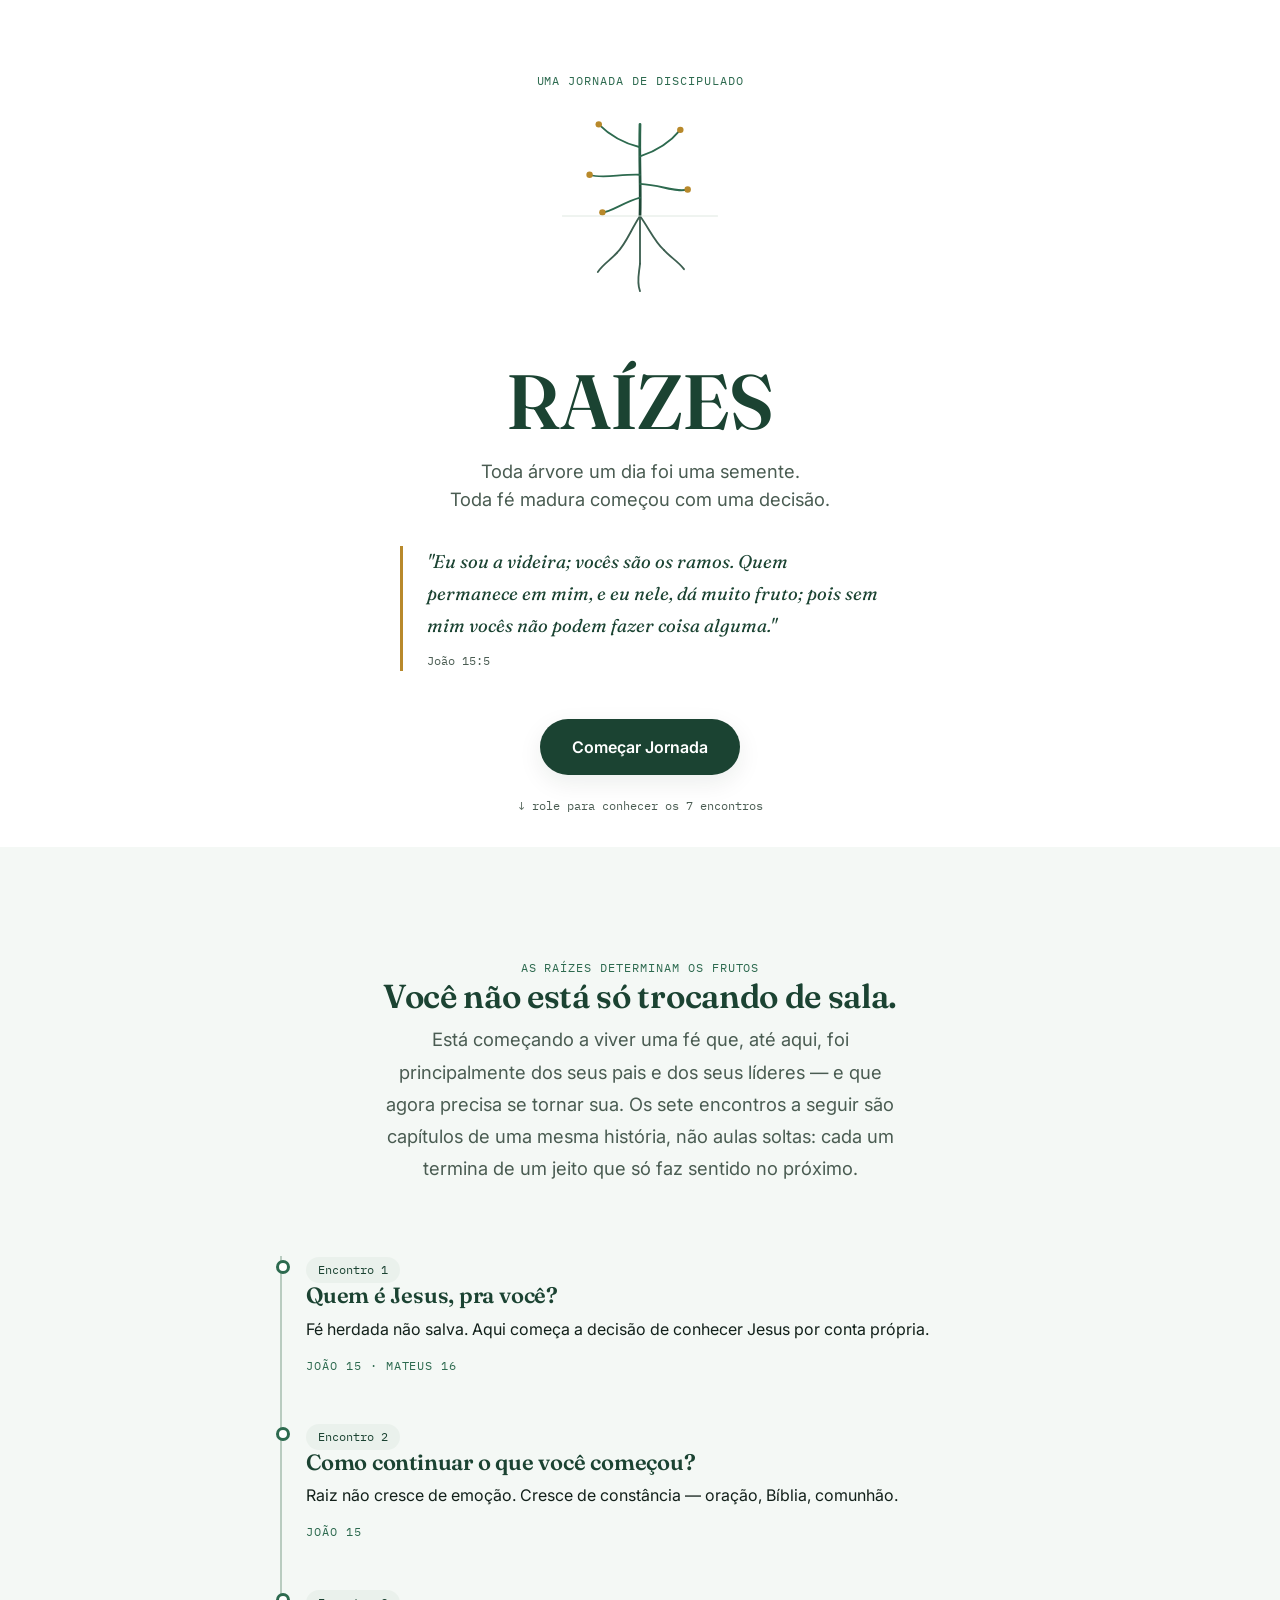
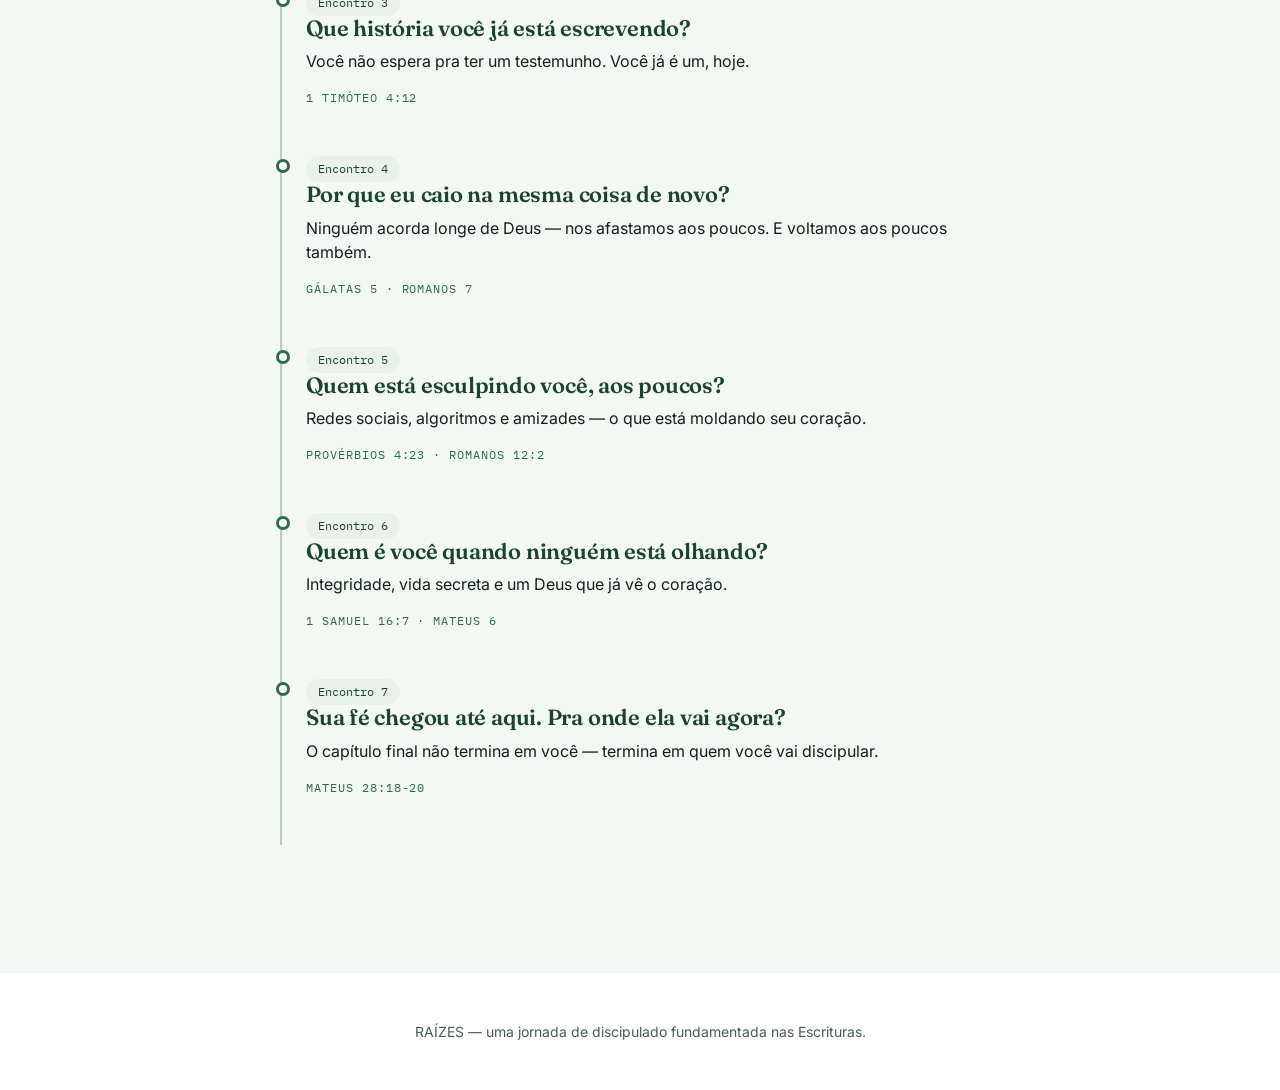
<file: index.html>
<!DOCTYPE html>
<html lang="pt-BR">
<head>
<meta charset="UTF-8">
<meta name="viewport" content="width=device-width, initial-scale=1.0">
<title>RAÍZES — Uma jornada para construir uma fé que permanece</title>
<meta name="description" content="RAÍZES é uma jornada de discipulado para adolescentes, baseada em João 15, para construir uma fé que permanece antes das grandes decisões da adolescência.">
<link rel="preconnect" href="https://fonts.googleapis.com">
<link href="https://fonts.googleapis.com/css2?family=Fraunces:opsz,wght@9..144,400;9..144,600;9..144,700&family=Inter:wght@400;500;600;700&family=IBM+Plex+Mono:wght@400;500&display=swap" rel="stylesheet">
<link rel="stylesheet" href="assets/css/tokens.css">
<link rel="stylesheet" href="assets/css/base.css">
<link rel="stylesheet" href="assets/css/components.css">
<style>
  /* Estilos exclusivos da landing page */
  .hero {
    min-height: 92vh;
    display: flex; flex-direction: column; align-items: center; justify-content: center;
    text-align: center; padding: var(--space-8) var(--space-5);
    position: relative;
  }
  .hero-illustration { width: 220px; margin: 0 auto var(--space-6); animation: rise 1.4s var(--ease-organic) both; }
  @keyframes rise { from { opacity: 0; transform: translateY(16px); } to { opacity: 1; transform: translateY(0); } }

  .hero .eyebrow { justify-content: center; margin-bottom: var(--space-4); }
  .hero h1 {
    font-size: var(--fs-display-xl);
    color: var(--color-root);
    margin-bottom: var(--space-3);
  }
  .hero .subtitle {
    font-size: var(--fs-body-l);
    color: var(--color-ink-soft);
    max-width: 560px;
    margin: 0 auto var(--space-6);
  }
  .hero .verse { text-align: left; max-width: 480px; margin: 0 auto var(--space-7); }

  .scroll-cue { position: absolute; bottom: var(--space-6); font-family: var(--font-mono); font-size: var(--fs-caption); color: var(--color-ink-soft); }

  section.jornada { padding: var(--space-9) 0; background: var(--color-surface); }
  section.jornada .container { max-width: var(--content-width); }
  section.jornada h2 { text-align: center; margin-bottom: var(--space-2); }
  section.jornada .lede { text-align: center; margin: 0 auto var(--space-8); max-width: 520px; }

  .timeline-item .base { display:block; margin-top: var(--space-2); }

  footer { text-align: center; padding: var(--space-7) var(--space-5); color: var(--color-ink-soft); font-size: var(--fs-small); }
</style>
</head>
<body>

  <main>
    <section class="hero">
      <span class="eyebrow">Uma jornada de discipulado</span>
      <div class="hero-illustration" id="heroSvg"></div>
      <h1>RAÍZES</h1>
      <p class="subtitle">Toda árvore um dia foi uma semente.<br>Toda fé madura começou com uma decisão.</p>
      <blockquote class="verse">
        "Eu sou a videira; vocês são os ramos. Quem permanece em mim, e eu nele, dá muito fruto; pois sem mim vocês não podem fazer coisa alguma."
        <cite>João 15:5</cite>
      </blockquote>
      <a href="encontro-01.html" class="btn btn-primary">Começar Jornada</a>
      <span class="scroll-cue">↓ role para conhecer os 7 encontros</span>
    </section>

    <section class="jornada">
      <div class="container">
        <span class="eyebrow" style="justify-content:center; display:flex;">As raízes determinam os frutos</span>
        <h2>Você não está só trocando de sala.</h2>
        <p class="lede">Está começando a viver uma fé que, até aqui, foi principalmente dos seus pais e dos seus líderes — e que agora precisa se tornar sua. Os sete encontros a seguir são capítulos de uma mesma história, não aulas soltas: cada um termina de um jeito que só faz sentido no próximo.</p>

        <ol class="timeline" id="timelineList" style="list-style:none; padding-left: var(--space-6);"></ol>
      </div>
    </section>
  </main>

  <footer>
    RAÍZES — uma jornada de discipulado fundamentada nas Escrituras.
  </footer>

  <script src="assets/js/encontros-data.js"></script>
  <script src="assets/js/progresso.js"></script>
  <script>
    // Carrega a ilustração SVG da videira no hero
    fetch("assets/svg/videira.svg")
      .then(r => r.text())
      .then(svg => { document.getElementById("heroSvg").innerHTML = svg; })
      .catch(() => {});

    // Monta a timeline a partir da fonte única de dados dos encontros
    const lista = document.getElementById("timelineList");
    lista.innerHTML = ENCONTROS.map(item => `
      <li class="timeline-item">
        <span class="badge">Encontro ${item.id}</span>
        <h3>${item.titulo}</h3>
        <p>${item.resumo}</p>
        <span class="base eyebrow">${item.base}</span>
      </li>
    `).join("");
  </script>
</body>
</html>
</file>
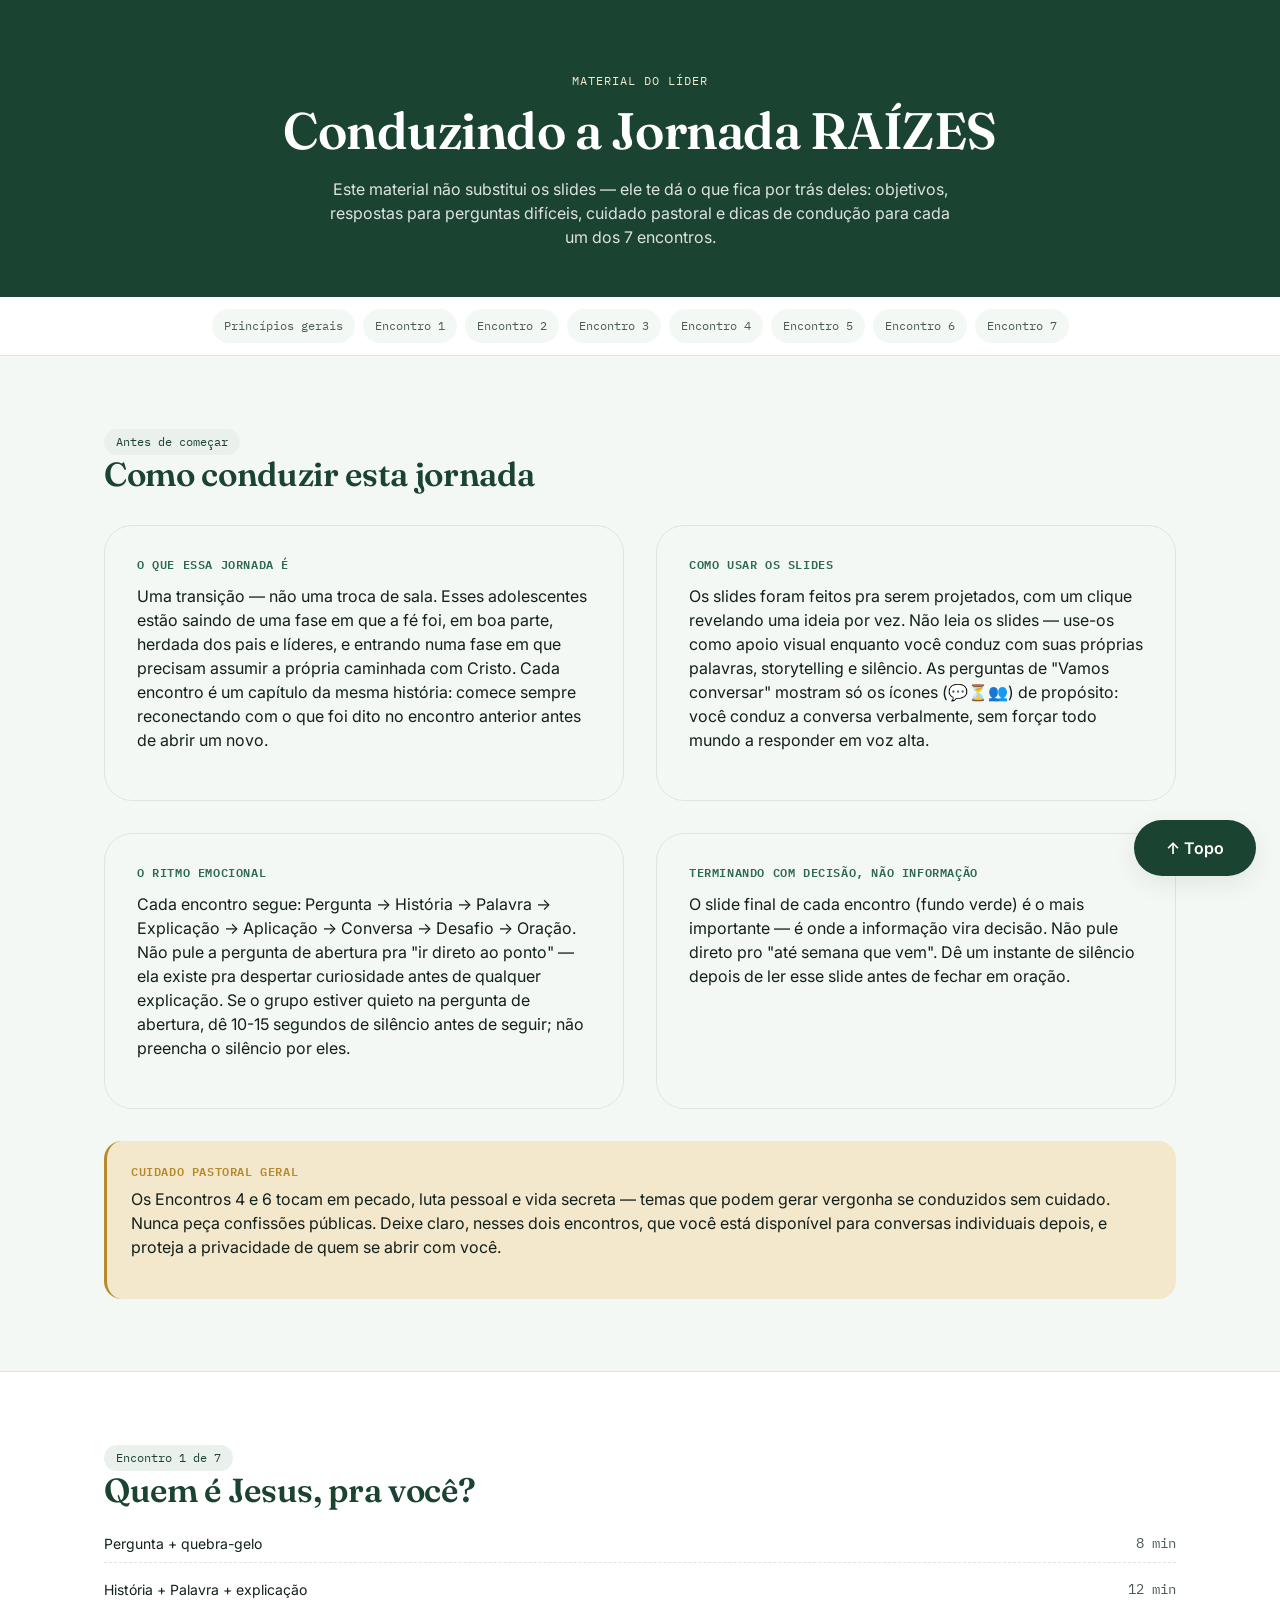
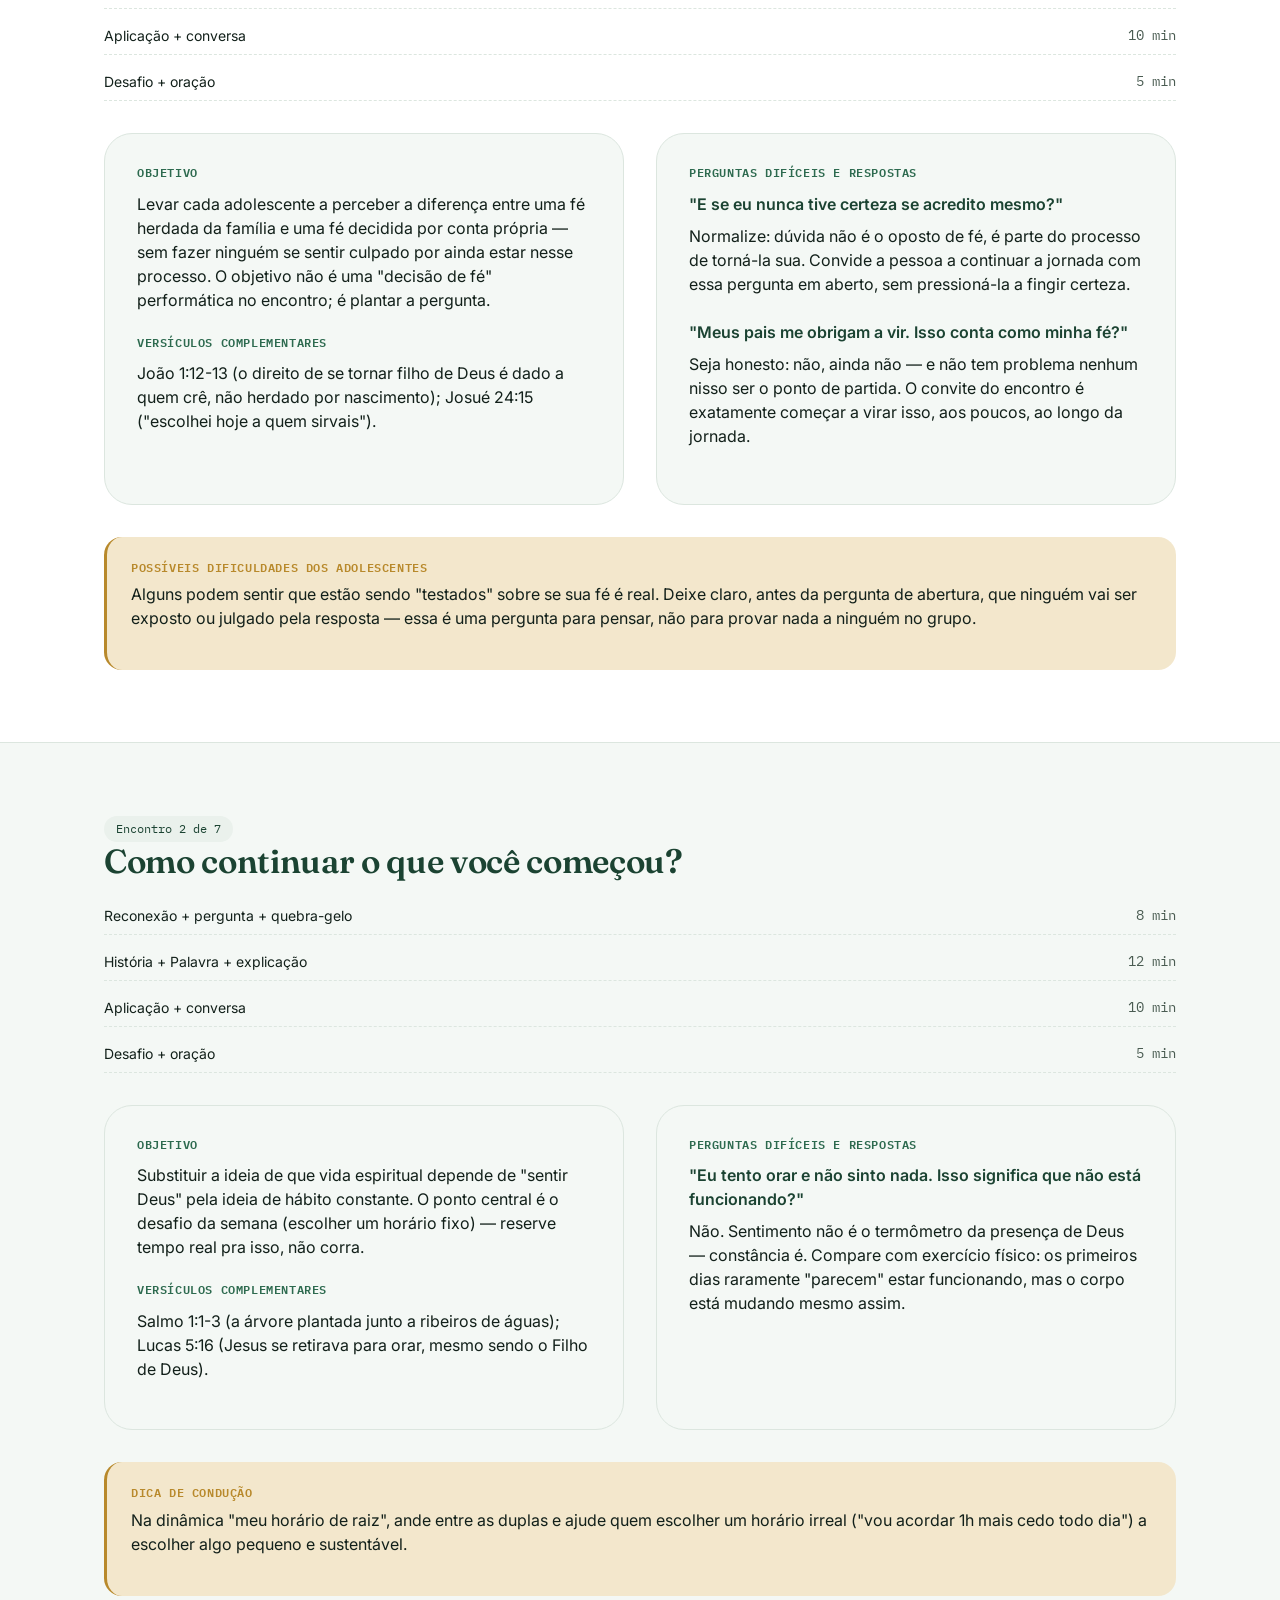
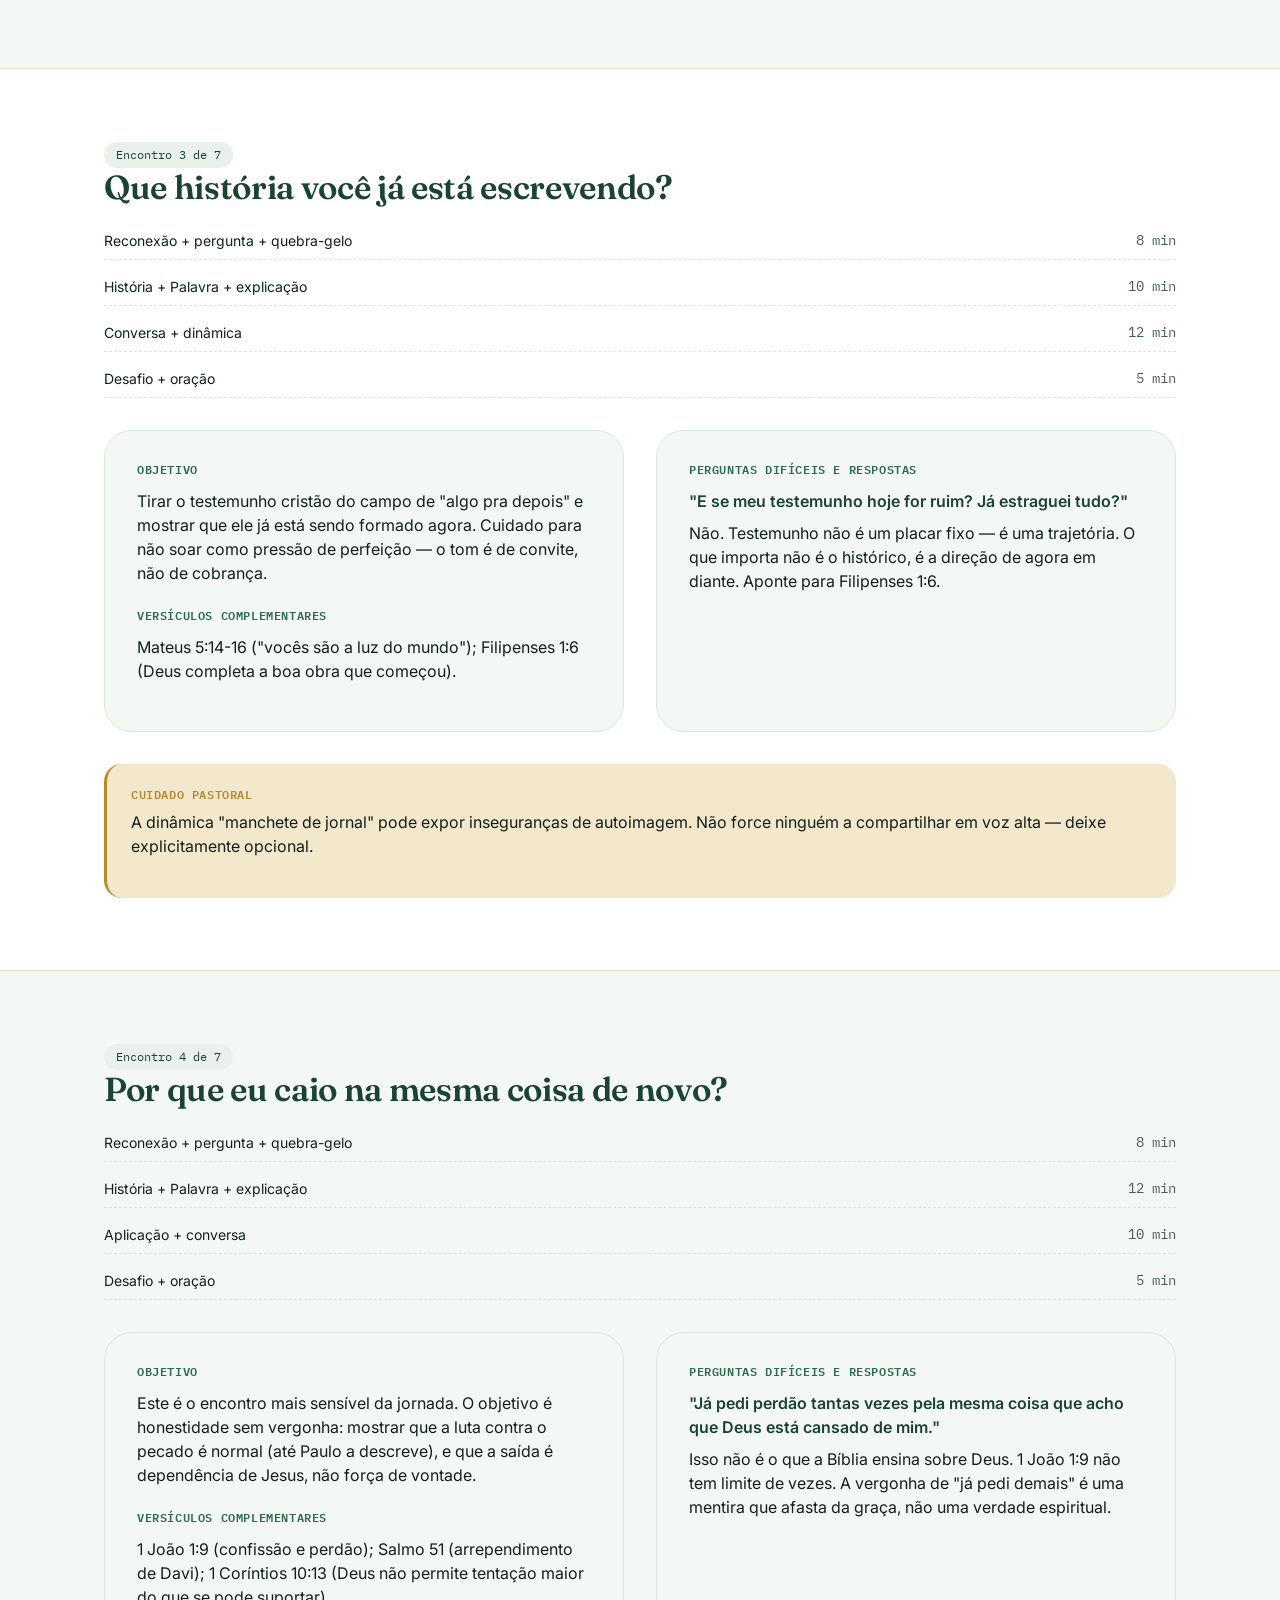
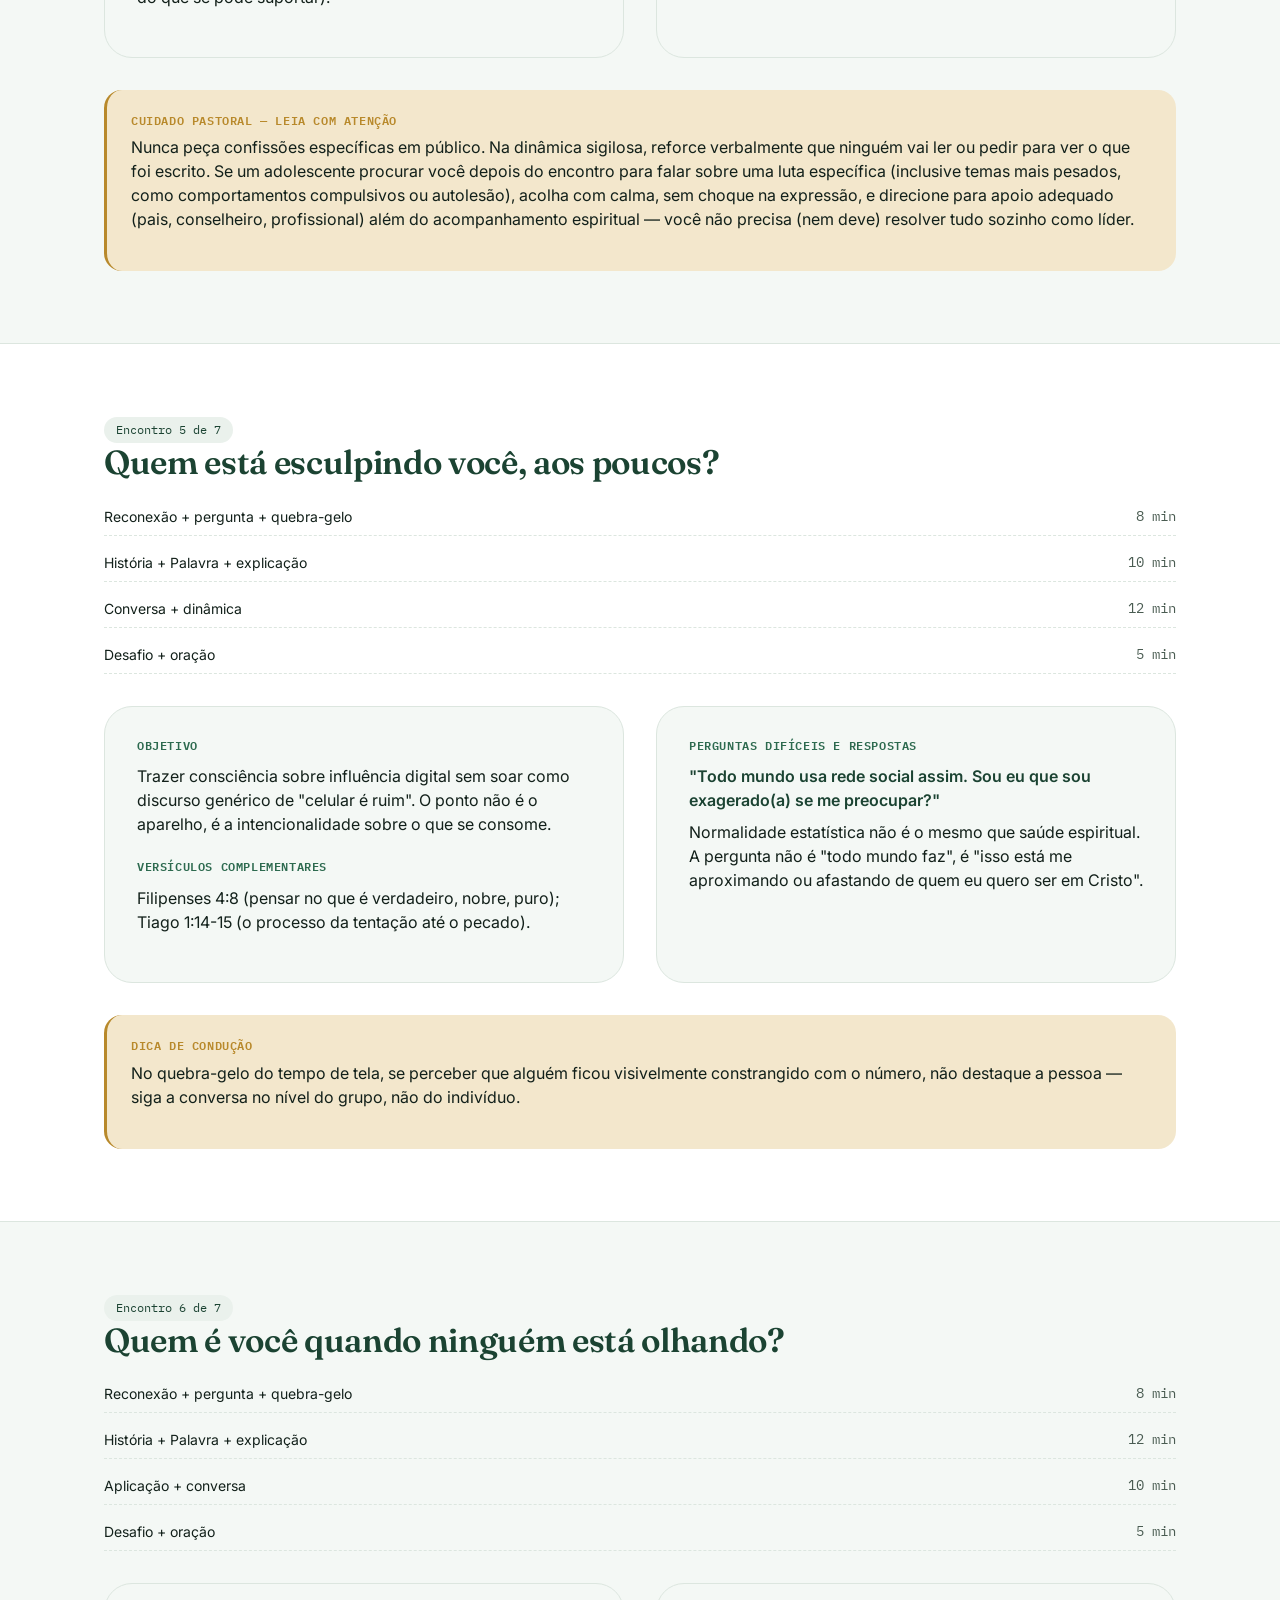
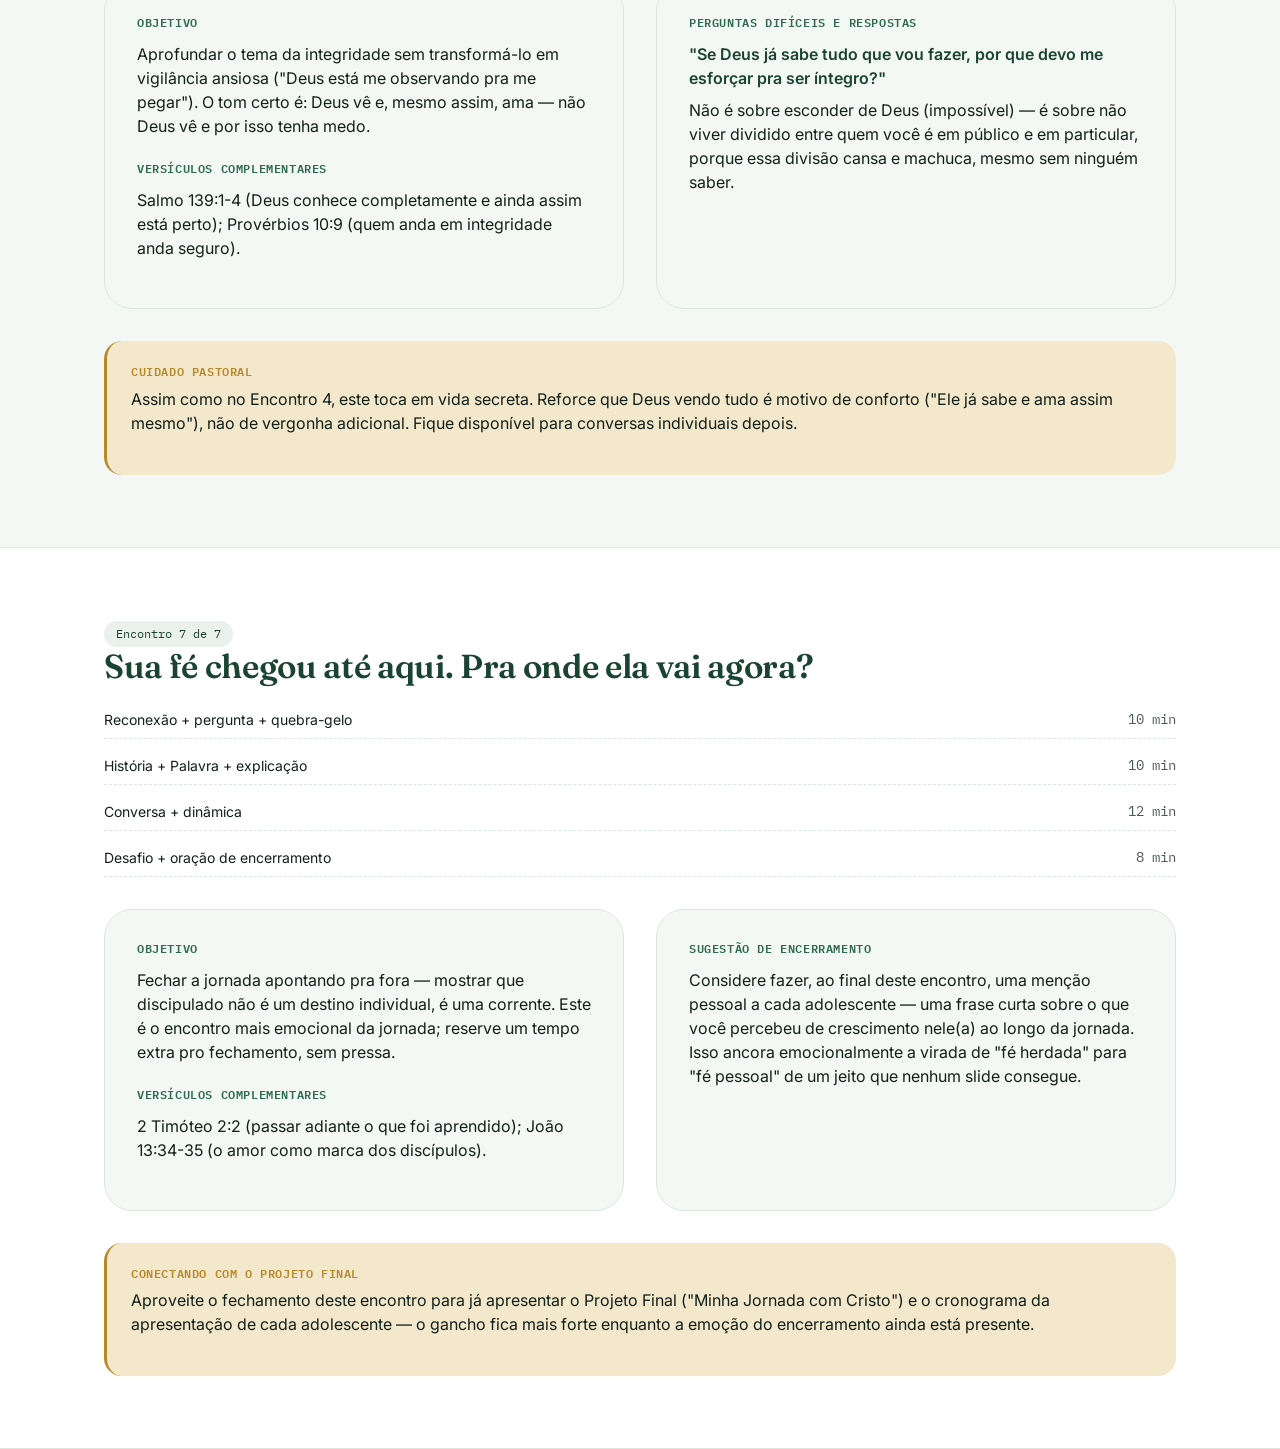
<file: leader.html>
<!DOCTYPE html>
<html lang="pt-BR">
<head>
<meta charset="UTF-8">
<meta name="viewport" content="width=device-width, initial-scale=1.0">
<title>Material do Líder — Jornada RAÍZES</title>
<link href="https://fonts.googleapis.com/css2?family=Fraunces:opsz,wght@9..144,400;9..144,600;9..144,700&family=Inter:wght@400;500;600;700&family=IBM+Plex+Mono:wght@400;500&display=swap" rel="stylesheet">
<link rel="stylesheet" href="assets/css/tokens.css">
<link rel="stylesheet" href="assets/css/base.css">
<link rel="stylesheet" href="assets/css/components.css">
<style>
  .leader-header {
    background: var(--color-root); color: #fff;
    padding: var(--space-8) var(--space-5) var(--space-7);
    text-align: center;
  }
  .leader-header .eyebrow { color: var(--color-gold-soft); justify-content: center; display: flex; }
  .leader-header h1 { color: #fff; margin-top: var(--space-3); }
  .leader-header p { color: rgba(255,255,255,0.85); max-width: 640px; margin: 0 auto; }

  .quicknav {
    position: sticky; top: 0; z-index: 10;
    background: rgba(255,255,255,0.94); backdrop-filter: blur(6px);
    border-bottom: 1px solid var(--color-line);
    padding: var(--space-3) var(--space-5);
    display: flex; gap: var(--space-2); flex-wrap: wrap; justify-content: center;
  }
  .quicknav a {
    font-family: var(--font-mono); font-size: var(--fs-caption);
    padding: var(--space-2) var(--space-3); border-radius: var(--radius-pill);
    background: var(--color-surface); color: var(--color-ink-soft);
  }
  .quicknav a:hover { background: var(--color-surface-2); color: var(--color-root); }

  .leader-section { padding: var(--space-8) 0; border-bottom: 1px solid var(--color-line); }
  .leader-section:nth-child(odd) { background: var(--color-surface); }
  .leader-section .container { max-width: var(--content-width-wide); }

  .leader-grid {
    display: grid; grid-template-columns: 1fr 1fr; gap: var(--space-6);
    margin-top: var(--space-6);
  }
  @media (max-width: 800px) { .leader-grid { grid-template-columns: 1fr; } }

  .leader-card h4 {
    font-family: var(--font-mono); text-transform: uppercase; letter-spacing: .05em;
    font-size: var(--fs-caption); color: var(--color-root-light); margin-bottom: var(--space-3);
  }
  .qa-item { margin-bottom: var(--space-5); }
  .qa-item .q { font-weight: 600; color: var(--color-root); margin-bottom: var(--space-2); }
  .qa-item .a { color: var(--color-ink); margin: 0; }

  .care-note {
    background: var(--color-gold-soft); border-left: 3px solid var(--color-gold);
    border-radius: var(--radius-m); padding: var(--space-5); margin-top: var(--space-6);
  }
  .care-note h4 { color: var(--color-gold); font-family: var(--font-mono); text-transform: uppercase; font-size: var(--fs-caption); margin-bottom: var(--space-2); letter-spacing: .05em; }

  .time-breakdown { list-style: none; padding: 0; margin: var(--space-4) 0 0; display: grid; gap: var(--space-2); }
  .time-breakdown li { display: flex; justify-content: space-between; font-size: var(--fs-small); padding: var(--space-2) 0; border-bottom: 1px dashed var(--color-line); }
  .time-breakdown li span:last-child { color: var(--color-ink-soft); font-family: var(--font-mono); }

  .back-to-top { position: fixed; bottom: var(--space-5); right: var(--space-5); }
</style>
</head>
<body>

  <header class="leader-header">
    <span class="eyebrow">Material do líder</span>
    <h1>Conduzindo a Jornada RAÍZES</h1>
    <p>Este material não substitui os slides — ele te dá o que fica por trás deles: objetivos, respostas para perguntas difíceis, cuidado pastoral e dicas de condução para cada um dos 7 encontros.</p>
  </header>

  <nav class="quicknav">
    <a href="#geral">Princípios gerais</a>
    <a href="#e1">Encontro 1</a>
    <a href="#e2">Encontro 2</a>
    <a href="#e3">Encontro 3</a>
    <a href="#e4">Encontro 4</a>
    <a href="#e5">Encontro 5</a>
    <a href="#e6">Encontro 6</a>
    <a href="#e7">Encontro 7</a>
  </nav>

  <main>

    <!-- ================= PRINCÍPIOS GERAIS ================= -->
    <section class="leader-section" id="geral">
      <div class="container">
        <span class="badge">Antes de começar</span>
        <h2>Como conduzir esta jornada</h2>
        <div class="leader-grid">
          <div class="leader-card card">
            <h4>O que essa jornada é</h4>
            <p>Uma transição — não uma troca de sala. Esses adolescentes estão saindo de uma fase em que a fé foi, em boa parte, herdada dos pais e líderes, e entrando numa fase em que precisam assumir a própria caminhada com Cristo. Cada encontro é um capítulo da mesma história: comece sempre reconectando com o que foi dito no encontro anterior antes de abrir um novo.</p>
          </div>
          <div class="leader-card card">
            <h4>Como usar os slides</h4>
            <p>Os slides foram feitos pra serem projetados, com um clique revelando uma ideia por vez. Não leia os slides — use-os como apoio visual enquanto você conduz com suas próprias palavras, storytelling e silêncio. As perguntas de "Vamos conversar" mostram só os ícones (💬⏳👥) de propósito: você conduz a conversa verbalmente, sem forçar todo mundo a responder em voz alta.</p>
          </div>
          <div class="leader-card card">
            <h4>O ritmo emocional</h4>
            <p>Cada encontro segue: Pergunta → História → Palavra → Explicação → Aplicação → Conversa → Desafio → Oração. Não pule a pergunta de abertura pra "ir direto ao ponto" — ela existe pra despertar curiosidade antes de qualquer explicação. Se o grupo estiver quieto na pergunta de abertura, dê 10-15 segundos de silêncio antes de seguir; não preencha o silêncio por eles.</p>
          </div>
          <div class="leader-card card">
            <h4>Terminando com decisão, não informação</h4>
            <p>O slide final de cada encontro (fundo verde) é o mais importante — é onde a informação vira decisão. Não pule direto pro "até semana que vem". Dê um instante de silêncio depois de ler esse slide antes de fechar em oração.</p>
          </div>
        </div>
        <div class="care-note">
          <h4>Cuidado pastoral geral</h4>
          <p>Os Encontros 4 e 6 tocam em pecado, luta pessoal e vida secreta — temas que podem gerar vergonha se conduzidos sem cuidado. Nunca peça confissões públicas. Deixe claro, nesses dois encontros, que você está disponível para conversas individuais depois, e proteja a privacidade de quem se abrir com você.</p>
        </div>
      </div>
    </section>

    <!-- ================= ENCONTRO 1 ================= -->
    <section class="leader-section" id="e1">
      <div class="container">
        <span class="badge">Encontro 1 de 7</span>
        <h2>Quem é Jesus, pra você?</h2>
        <ul class="time-breakdown">
          <li><span>Pergunta + quebra-gelo</span><span>8 min</span></li>
          <li><span>História + Palavra + explicação</span><span>12 min</span></li>
          <li><span>Aplicação + conversa</span><span>10 min</span></li>
          <li><span>Desafio + oração</span><span>5 min</span></li>
        </ul>
        <div class="leader-grid">
          <div class="leader-card card">
            <h4>Objetivo</h4>
            <p>Levar cada adolescente a perceber a diferença entre uma fé herdada da família e uma fé decidida por conta própria — sem fazer ninguém se sentir culpado por ainda estar nesse processo. O objetivo não é uma "decisão de fé" performática no encontro; é plantar a pergunta.</p>
            <h4 style="margin-top:var(--space-5)">Versículos complementares</h4>
            <p>João 1:12-13 (o direito de se tornar filho de Deus é dado a quem crê, não herdado por nascimento); Josué 24:15 ("escolhei hoje a quem sirvais").</p>
          </div>
          <div class="leader-card card">
            <h4>Perguntas difíceis e respostas</h4>
            <div class="qa-item">
              <p class="q">"E se eu nunca tive certeza se acredito mesmo?"</p>
              <p class="a">Normalize: dúvida não é o oposto de fé, é parte do processo de torná-la sua. Convide a pessoa a continuar a jornada com essa pergunta em aberto, sem pressioná-la a fingir certeza.</p>
            </div>
            <div class="qa-item">
              <p class="q">"Meus pais me obrigam a vir. Isso conta como minha fé?"</p>
              <p class="a">Seja honesto: não, ainda não — e não tem problema nenhum nisso ser o ponto de partida. O convite do encontro é exatamente começar a virar isso, aos poucos, ao longo da jornada.</p>
            </div>
          </div>
        </div>
        <div class="care-note">
          <h4>Possíveis dificuldades dos adolescentes</h4>
          <p>Alguns podem sentir que estão sendo "testados" sobre se sua fé é real. Deixe claro, antes da pergunta de abertura, que ninguém vai ser exposto ou julgado pela resposta — essa é uma pergunta para pensar, não para provar nada a ninguém no grupo.</p>
        </div>
      </div>
    </section>

    <!-- ================= ENCONTRO 2 ================= -->
    <section class="leader-section" id="e2">
      <div class="container">
        <span class="badge">Encontro 2 de 7</span>
        <h2>Como continuar o que você começou?</h2>
        <ul class="time-breakdown">
          <li><span>Reconexão + pergunta + quebra-gelo</span><span>8 min</span></li>
          <li><span>História + Palavra + explicação</span><span>12 min</span></li>
          <li><span>Aplicação + conversa</span><span>10 min</span></li>
          <li><span>Desafio + oração</span><span>5 min</span></li>
        </ul>
        <div class="leader-grid">
          <div class="leader-card card">
            <h4>Objetivo</h4>
            <p>Substituir a ideia de que vida espiritual depende de "sentir Deus" pela ideia de hábito constante. O ponto central é o desafio da semana (escolher um horário fixo) — reserve tempo real pra isso, não corra.</p>
            <h4 style="margin-top:var(--space-5)">Versículos complementares</h4>
            <p>Salmo 1:1-3 (a árvore plantada junto a ribeiros de águas); Lucas 5:16 (Jesus se retirava para orar, mesmo sendo o Filho de Deus).</p>
          </div>
          <div class="leader-card card">
            <h4>Perguntas difíceis e respostas</h4>
            <div class="qa-item">
              <p class="q">"Eu tento orar e não sinto nada. Isso significa que não está funcionando?"</p>
              <p class="a">Não. Sentimento não é o termômetro da presença de Deus — constância é. Compare com exercício físico: os primeiros dias raramente "parecem" estar funcionando, mas o corpo está mudando mesmo assim.</p>
            </div>
          </div>
        </div>
        <div class="care-note">
          <h4>Dica de condução</h4>
          <p>Na dinâmica "meu horário de raiz", ande entre as duplas e ajude quem escolher um horário irreal ("vou acordar 1h mais cedo todo dia") a escolher algo pequeno e sustentável.</p>
        </div>
      </div>
    </section>

    <!-- ================= ENCONTRO 3 ================= -->
    <section class="leader-section" id="e3">
      <div class="container">
        <span class="badge">Encontro 3 de 7</span>
        <h2>Que história você já está escrevendo?</h2>
        <ul class="time-breakdown">
          <li><span>Reconexão + pergunta + quebra-gelo</span><span>8 min</span></li>
          <li><span>História + Palavra + explicação</span><span>10 min</span></li>
          <li><span>Conversa + dinâmica</span><span>12 min</span></li>
          <li><span>Desafio + oração</span><span>5 min</span></li>
        </ul>
        <div class="leader-grid">
          <div class="leader-card card">
            <h4>Objetivo</h4>
            <p>Tirar o testemunho cristão do campo de "algo pra depois" e mostrar que ele já está sendo formado agora. Cuidado para não soar como pressão de perfeição — o tom é de convite, não de cobrança.</p>
            <h4 style="margin-top:var(--space-5)">Versículos complementares</h4>
            <p>Mateus 5:14-16 ("vocês são a luz do mundo"); Filipenses 1:6 (Deus completa a boa obra que começou).</p>
          </div>
          <div class="leader-card card">
            <h4>Perguntas difíceis e respostas</h4>
            <div class="qa-item">
              <p class="q">"E se meu testemunho hoje for ruim? Já estraguei tudo?"</p>
              <p class="a">Não. Testemunho não é um placar fixo — é uma trajetória. O que importa não é o histórico, é a direção de agora em diante. Aponte para Filipenses 1:6.</p>
            </div>
          </div>
        </div>
        <div class="care-note">
          <h4>Cuidado pastoral</h4>
          <p>A dinâmica "manchete de jornal" pode expor inseguranças de autoimagem. Não force ninguém a compartilhar em voz alta — deixe explicitamente opcional.</p>
        </div>
      </div>
    </section>

    <!-- ================= ENCONTRO 4 ================= -->
    <section class="leader-section" id="e4">
      <div class="container">
        <span class="badge">Encontro 4 de 7</span>
        <h2>Por que eu caio na mesma coisa de novo?</h2>
        <ul class="time-breakdown">
          <li><span>Reconexão + pergunta + quebra-gelo</span><span>8 min</span></li>
          <li><span>História + Palavra + explicação</span><span>12 min</span></li>
          <li><span>Aplicação + conversa</span><span>10 min</span></li>
          <li><span>Desafio + oração</span><span>5 min</span></li>
        </ul>
        <div class="leader-grid">
          <div class="leader-card card">
            <h4>Objetivo</h4>
            <p>Este é o encontro mais sensível da jornada. O objetivo é honestidade sem vergonha: mostrar que a luta contra o pecado é normal (até Paulo a descreve), e que a saída é dependência de Jesus, não força de vontade.</p>
            <h4 style="margin-top:var(--space-5)">Versículos complementares</h4>
            <p>1 João 1:9 (confissão e perdão); Salmo 51 (arrependimento de Davi); 1 Coríntios 10:13 (Deus não permite tentação maior do que se pode suportar).</p>
          </div>
          <div class="leader-card card">
            <h4>Perguntas difíceis e respostas</h4>
            <div class="qa-item">
              <p class="q">"Já pedi perdão tantas vezes pela mesma coisa que acho que Deus está cansado de mim."</p>
              <p class="a">Isso não é o que a Bíblia ensina sobre Deus. 1 João 1:9 não tem limite de vezes. A vergonha de "já pedi demais" é uma mentira que afasta da graça, não uma verdade espiritual.</p>
            </div>
          </div>
        </div>
        <div class="care-note">
          <h4>Cuidado pastoral — leia com atenção</h4>
          <p>Nunca peça confissões específicas em público. Na dinâmica sigilosa, reforce verbalmente que ninguém vai ler ou pedir para ver o que foi escrito. Se um adolescente procurar você depois do encontro para falar sobre uma luta específica (inclusive temas mais pesados, como comportamentos compulsivos ou autolesão), acolha com calma, sem choque na expressão, e direcione para apoio adequado (pais, conselheiro, profissional) além do acompanhamento espiritual — você não precisa (nem deve) resolver tudo sozinho como líder.</p>
        </div>
      </div>
    </section>

    <!-- ================= ENCONTRO 5 ================= -->
    <section class="leader-section" id="e5">
      <div class="container">
        <span class="badge">Encontro 5 de 7</span>
        <h2>Quem está esculpindo você, aos poucos?</h2>
        <ul class="time-breakdown">
          <li><span>Reconexão + pergunta + quebra-gelo</span><span>8 min</span></li>
          <li><span>História + Palavra + explicação</span><span>10 min</span></li>
          <li><span>Conversa + dinâmica</span><span>12 min</span></li>
          <li><span>Desafio + oração</span><span>5 min</span></li>
        </ul>
        <div class="leader-grid">
          <div class="leader-card card">
            <h4>Objetivo</h4>
            <p>Trazer consciência sobre influência digital sem soar como discurso genérico de "celular é ruim". O ponto não é o aparelho, é a intencionalidade sobre o que se consome.</p>
            <h4 style="margin-top:var(--space-5)">Versículos complementares</h4>
            <p>Filipenses 4:8 (pensar no que é verdadeiro, nobre, puro); Tiago 1:14-15 (o processo da tentação até o pecado).</p>
          </div>
          <div class="leader-card card">
            <h4>Perguntas difíceis e respostas</h4>
            <div class="qa-item">
              <p class="q">"Todo mundo usa rede social assim. Sou eu que sou exagerado(a) se me preocupar?"</p>
              <p class="a">Normalidade estatística não é o mesmo que saúde espiritual. A pergunta não é "todo mundo faz", é "isso está me aproximando ou afastando de quem eu quero ser em Cristo".</p>
            </div>
          </div>
        </div>
        <div class="care-note">
          <h4>Dica de condução</h4>
          <p>No quebra-gelo do tempo de tela, se perceber que alguém ficou visivelmente constrangido com o número, não destaque a pessoa — siga a conversa no nível do grupo, não do indivíduo.</p>
        </div>
      </div>
    </section>

    <!-- ================= ENCONTRO 6 ================= -->
    <section class="leader-section" id="e6">
      <div class="container">
        <span class="badge">Encontro 6 de 7</span>
        <h2>Quem é você quando ninguém está olhando?</h2>
        <ul class="time-breakdown">
          <li><span>Reconexão + pergunta + quebra-gelo</span><span>8 min</span></li>
          <li><span>História + Palavra + explicação</span><span>12 min</span></li>
          <li><span>Aplicação + conversa</span><span>10 min</span></li>
          <li><span>Desafio + oração</span><span>5 min</span></li>
        </ul>
        <div class="leader-grid">
          <div class="leader-card card">
            <h4>Objetivo</h4>
            <p>Aprofundar o tema da integridade sem transformá-lo em vigilância ansiosa ("Deus está me observando pra me pegar"). O tom certo é: Deus vê e, mesmo assim, ama — não Deus vê e por isso tenha medo.</p>
            <h4 style="margin-top:var(--space-5)">Versículos complementares</h4>
            <p>Salmo 139:1-4 (Deus conhece completamente e ainda assim está perto); Provérbios 10:9 (quem anda em integridade anda seguro).</p>
          </div>
          <div class="leader-card card">
            <h4>Perguntas difíceis e respostas</h4>
            <div class="qa-item">
              <p class="q">"Se Deus já sabe tudo que vou fazer, por que devo me esforçar pra ser íntegro?"</p>
              <p class="a">Não é sobre esconder de Deus (impossível) — é sobre não viver dividido entre quem você é em público e em particular, porque essa divisão cansa e machuca, mesmo sem ninguém saber.</p>
            </div>
          </div>
        </div>
        <div class="care-note">
          <h4>Cuidado pastoral</h4>
          <p>Assim como no Encontro 4, este toca em vida secreta. Reforce que Deus vendo tudo é motivo de conforto ("Ele já sabe e ama assim mesmo"), não de vergonha adicional. Fique disponível para conversas individuais depois.</p>
        </div>
      </div>
    </section>

    <!-- ================= ENCONTRO 7 ================= -->
    <section class="leader-section" id="e7">
      <div class="container">
        <span class="badge">Encontro 7 de 7</span>
        <h2>Sua fé chegou até aqui. Pra onde ela vai agora?</h2>
        <ul class="time-breakdown">
          <li><span>Reconexão + pergunta + quebra-gelo</span><span>10 min</span></li>
          <li><span>História + Palavra + explicação</span><span>10 min</span></li>
          <li><span>Conversa + dinâmica</span><span>12 min</span></li>
          <li><span>Desafio + oração de encerramento</span><span>8 min</span></li>
        </ul>
        <div class="leader-grid">
          <div class="leader-card card">
            <h4>Objetivo</h4>
            <p>Fechar a jornada apontando pra fora — mostrar que discipulado não é um destino individual, é uma corrente. Este é o encontro mais emocional da jornada; reserve um tempo extra pro fechamento, sem pressa.</p>
            <h4 style="margin-top:var(--space-5)">Versículos complementares</h4>
            <p>2 Timóteo 2:2 (passar adiante o que foi aprendido); João 13:34-35 (o amor como marca dos discípulos).</p>
          </div>
          <div class="leader-card card">
            <h4>Sugestão de encerramento</h4>
            <p>Considere fazer, ao final deste encontro, uma menção pessoal a cada adolescente — uma frase curta sobre o que você percebeu de crescimento nele(a) ao longo da jornada. Isso ancora emocionalmente a virada de "fé herdada" para "fé pessoal" de um jeito que nenhum slide consegue.</p>
          </div>
        </div>
        <div class="care-note">
          <h4>Conectando com o Projeto Final</h4>
          <p>Aproveite o fechamento deste encontro para já apresentar o Projeto Final ("Minha Jornada com Cristo") e o cronograma da apresentação de cada adolescente — o gancho fica mais forte enquanto a emoção do encerramento ainda está presente.</p>
        </div>
      </div>
    </section>

  </main>

  <a href="#geral" class="btn btn-primary back-to-top">↑ Topo</a>

</body>
</html>
</file>
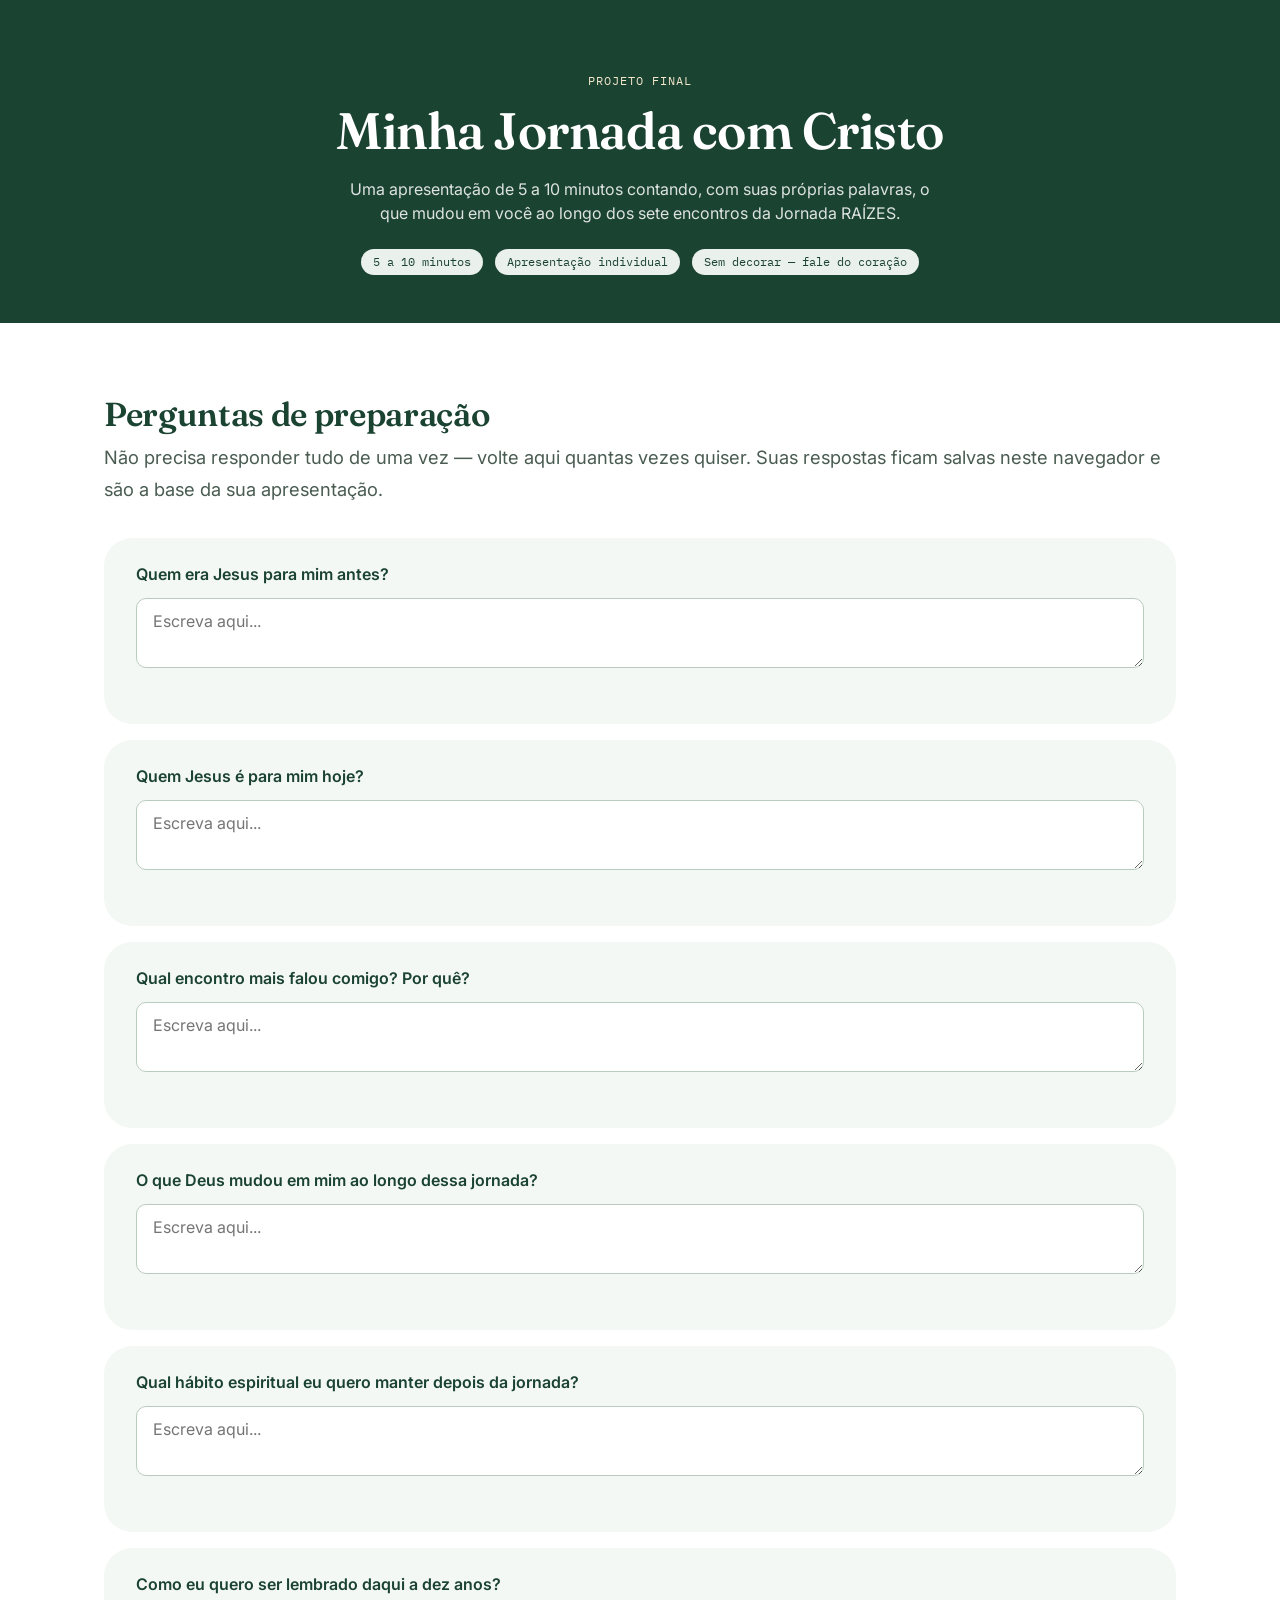
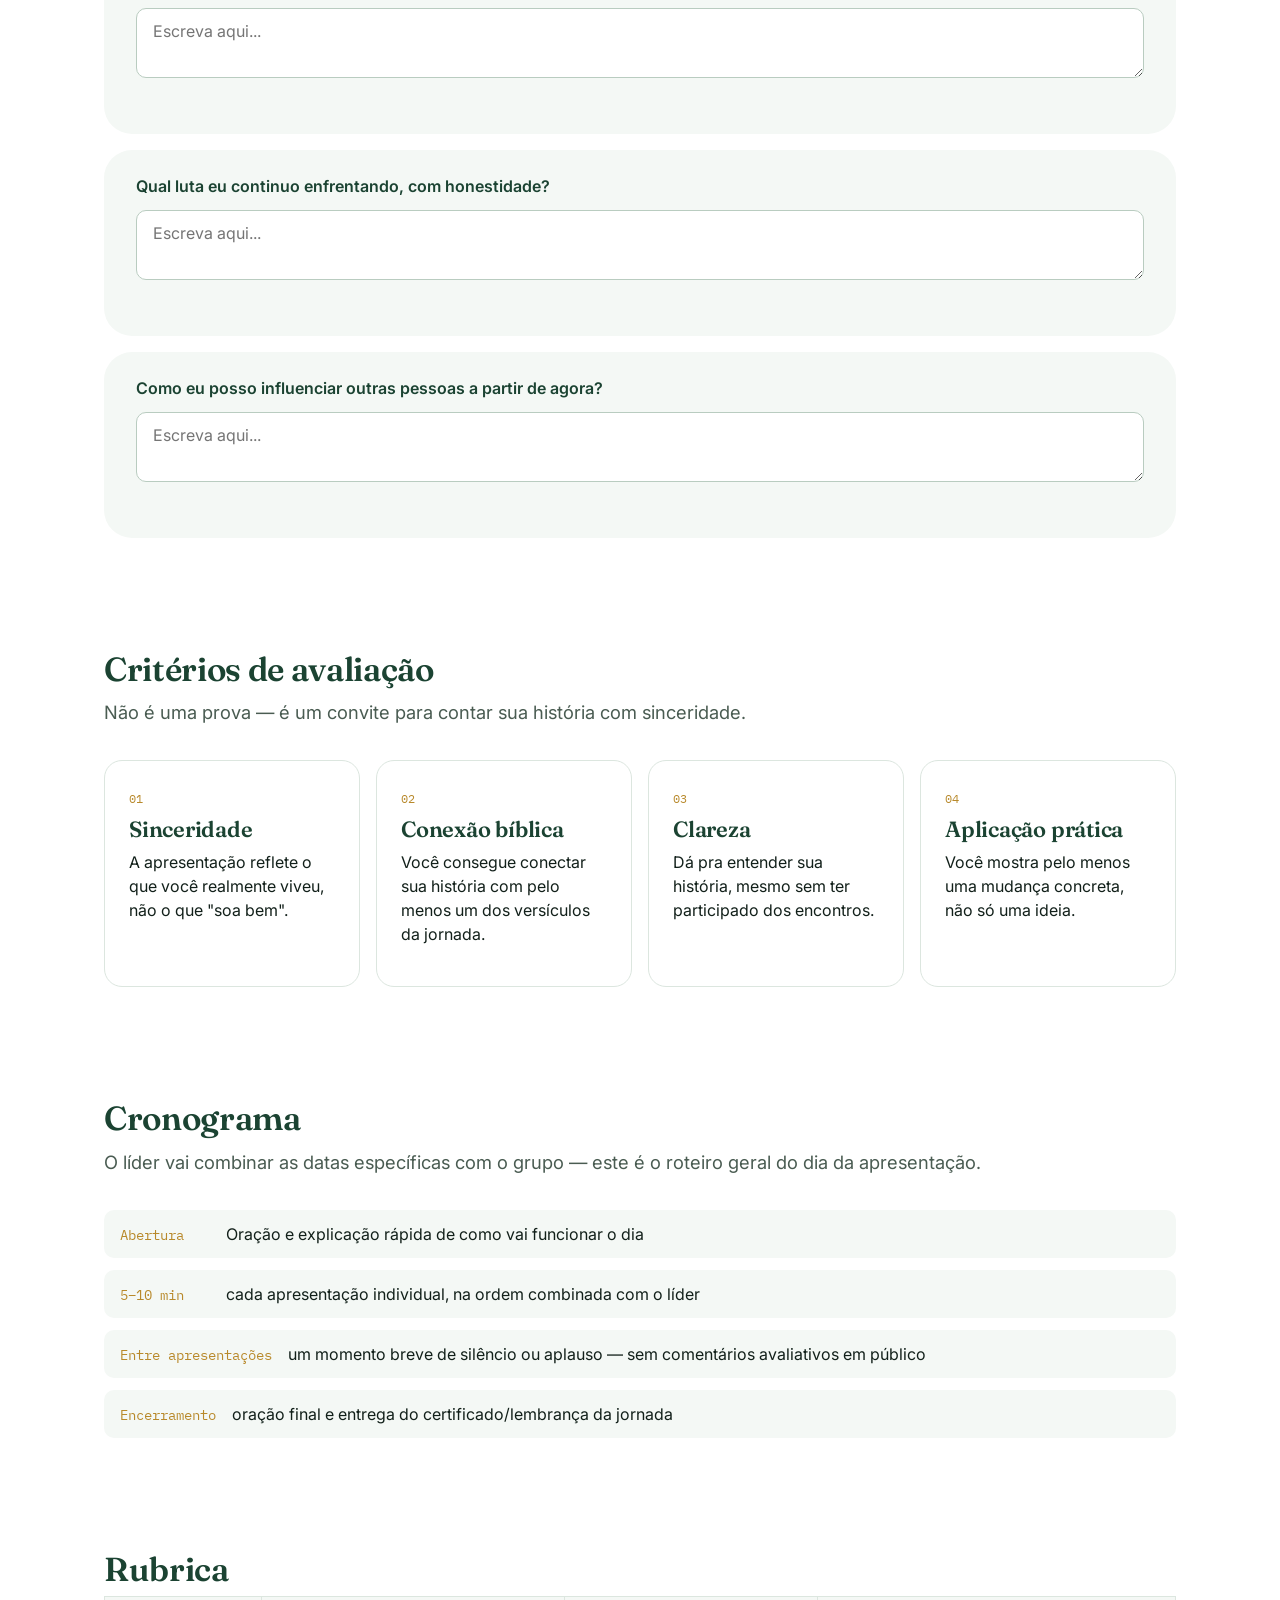
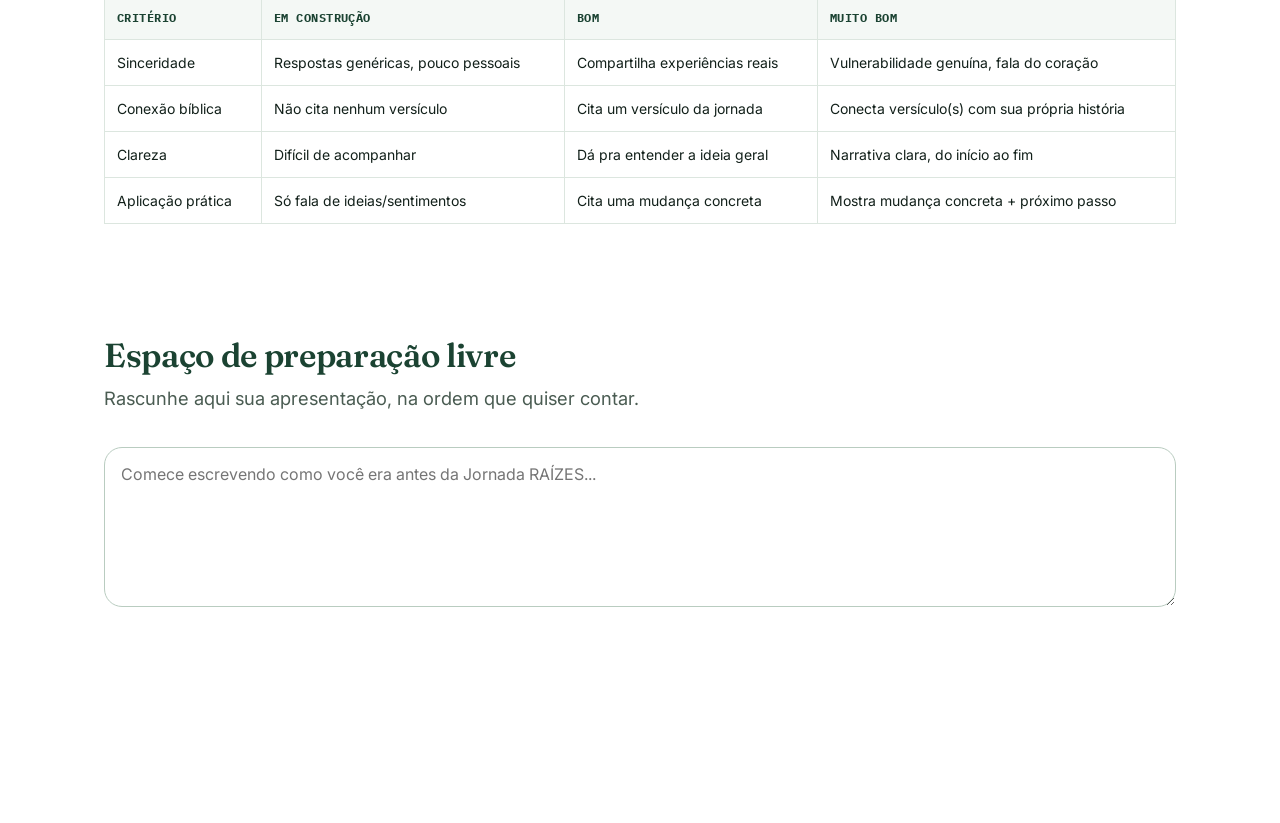
<file: projeto-final.html>
<!DOCTYPE html>
<html lang="pt-BR">
<head>
<meta charset="UTF-8">
<meta name="viewport" content="width=device-width, initial-scale=1.0">
<title>Projeto Final — Minha Jornada com Cristo · RAÍZES</title>
<link href="https://fonts.googleapis.com/css2?family=Fraunces:opsz,wght@9..144,400;9..144,600;9..144,700&family=Inter:wght@400;500;600;700&family=IBM+Plex+Mono:wght@400;500&display=swap" rel="stylesheet">
<link rel="stylesheet" href="assets/css/tokens.css">
<link rel="stylesheet" href="assets/css/base.css">
<link rel="stylesheet" href="assets/css/components.css">
<style>
  .pf-header {
    background: var(--color-root); color: #fff;
    padding: var(--space-8) var(--space-5) var(--space-7);
    text-align: center;
  }
  .pf-header .eyebrow { color: var(--color-gold-soft); justify-content: center; display: flex; }
  .pf-header h1 { color: #fff; margin-top: var(--space-3); }
  .pf-header p { color: rgba(255,255,255,0.85); max-width: 600px; margin: 0 auto; }
  .pf-header .meta { margin-top: var(--space-5); display: flex; gap: var(--space-3); justify-content: center; flex-wrap: wrap; }

  main { padding: var(--space-8) 0; }
  main .container { max-width: var(--content-width-wide); }

  .pf-section { margin-bottom: var(--space-9); }
  .pf-section h2 { margin-bottom: var(--space-2); }
  .pf-section .lede { margin-bottom: var(--space-6); }

  .question-card {
    background: var(--color-surface); border-radius: var(--radius-l);
    padding: var(--space-5) var(--space-6); margin-bottom: var(--space-4);
  }
  .question-card label {
    display: block; font-weight: 600; color: var(--color-root); margin-bottom: var(--space-3);
  }
  .question-card textarea {
    width: 100%; min-height: 70px; border: 1px solid var(--color-line-strong); border-radius: var(--radius-s);
    padding: var(--space-3) var(--space-4); font-family: var(--font-body); font-size: var(--fs-body);
    background: #fff; resize: vertical;
  }
  .save-status { font-size: var(--fs-caption); color: var(--color-root-light); font-family: var(--font-mono); opacity: 0; transition: opacity var(--dur-med); display:block; margin-top: var(--space-2); }
  .save-status.is-visible { opacity: 1; }

  .criteria-grid { display: grid; grid-template-columns: repeat(auto-fit, minmax(200px, 1fr)); gap: var(--space-4); }
  .criteria-card { background: #fff; border: 1px solid var(--color-line); border-radius: var(--radius-m); padding: var(--space-5); }
  .criteria-card .n { font-family: var(--font-mono); color: var(--color-gold); font-size: var(--fs-caption); }
  .criteria-card h4 { margin: var(--space-2) 0; color: var(--color-root); font-size: var(--fs-title); }

  table.rubrica { width: 100%; border-collapse: collapse; font-size: var(--fs-small); }
  table.rubrica th, table.rubrica td { border: 1px solid var(--color-line); padding: var(--space-3); text-align: left; vertical-align: top; }
  table.rubrica th { background: var(--color-surface); color: var(--color-root); font-family: var(--font-mono); text-transform: uppercase; font-size: var(--fs-caption); letter-spacing: .04em; }

  .cronograma-list { list-style: none; padding: 0; margin: 0; display: grid; gap: var(--space-3); }
  .cronograma-list li { display: flex; gap: var(--space-4); align-items: baseline; padding: var(--space-3) var(--space-4); background: var(--color-surface); border-radius: var(--radius-s); }
  .cronograma-list .tempo { font-family: var(--font-mono); color: var(--color-gold); font-size: var(--fs-small); min-width: 90px; }

  .prep-livre textarea { width: 100%; min-height: 160px; border: 1px solid var(--color-line-strong); border-radius: var(--radius-m); padding: var(--space-4); font-family: var(--font-body); font-size: var(--fs-body); resize: vertical; }
</style>
</head>
<body>

  <header class="pf-header">
    <span class="eyebrow">Projeto final</span>
    <h1>Minha Jornada com Cristo</h1>
    <p>Uma apresentação de 5 a 10 minutos contando, com suas próprias palavras, o que mudou em você ao longo dos sete encontros da Jornada RAÍZES.</p>
    <div class="meta">
      <span class="badge">5 a 10 minutos</span>
      <span class="badge">Apresentação individual</span>
      <span class="badge">Sem decorar — fale do coração</span>
    </div>
  </header>

  <main>
    <div class="container">

      <section class="pf-section">
        <h2>Perguntas de preparação</h2>
        <p class="lede">Não precisa responder tudo de uma vez — volte aqui quantas vezes quiser. Suas respostas ficam salvas neste navegador e são a base da sua apresentação.</p>
        <div id="perguntasWrap"></div>
      </section>

      <section class="pf-section">
        <h2>Critérios de avaliação</h2>
        <p class="lede">Não é uma prova — é um convite para contar sua história com sinceridade.</p>
        <div class="criteria-grid">
          <div class="criteria-card"><span class="n">01</span><h4>Sinceridade</h4><p>A apresentação reflete o que você realmente viveu, não o que "soa bem".</p></div>
          <div class="criteria-card"><span class="n">02</span><h4>Conexão bíblica</h4><p>Você consegue conectar sua história com pelo menos um dos versículos da jornada.</p></div>
          <div class="criteria-card"><span class="n">03</span><h4>Clareza</h4><p>Dá pra entender sua história, mesmo sem ter participado dos encontros.</p></div>
          <div class="criteria-card"><span class="n">04</span><h4>Aplicação prática</h4><p>Você mostra pelo menos uma mudança concreta, não só uma ideia.</p></div>
        </div>
      </section>

      <section class="pf-section">
        <h2>Cronograma</h2>
        <p class="lede">O líder vai combinar as datas específicas com o grupo — este é o roteiro geral do dia da apresentação.</p>
        <ul class="cronograma-list">
          <li><span class="tempo">Abertura</span><span>Oração e explicação rápida de como vai funcionar o dia</span></li>
          <li><span class="tempo">5–10 min</span><span>cada apresentação individual, na ordem combinada com o líder</span></li>
          <li><span class="tempo">Entre apresentações</span><span>um momento breve de silêncio ou aplauso — sem comentários avaliativos em público</span></li>
          <li><span class="tempo">Encerramento</span><span>oração final e entrega do certificado/lembrança da jornada</span></li>
        </ul>
      </section>

      <section class="pf-section">
        <h2>Rubrica</h2>
        <table class="rubrica">
          <thead>
            <tr><th>Critério</th><th>Em construção</th><th>Bom</th><th>Muito bom</th></tr>
          </thead>
          <tbody>
            <tr>
              <td>Sinceridade</td>
              <td>Respostas genéricas, pouco pessoais</td>
              <td>Compartilha experiências reais</td>
              <td>Vulnerabilidade genuína, fala do coração</td>
            </tr>
            <tr>
              <td>Conexão bíblica</td>
              <td>Não cita nenhum versículo</td>
              <td>Cita um versículo da jornada</td>
              <td>Conecta versículo(s) com sua própria história</td>
            </tr>
            <tr>
              <td>Clareza</td>
              <td>Difícil de acompanhar</td>
              <td>Dá pra entender a ideia geral</td>
              <td>Narrativa clara, do início ao fim</td>
            </tr>
            <tr>
              <td>Aplicação prática</td>
              <td>Só fala de ideias/sentimentos</td>
              <td>Cita uma mudança concreta</td>
              <td>Mostra mudança concreta + próximo passo</td>
            </tr>
          </tbody>
        </table>
      </section>

      <section class="pf-section prep-livre">
        <h2>Espaço de preparação livre</h2>
        <p class="lede">Rascunhe aqui sua apresentação, na ordem que quiser contar.</p>
        <textarea id="prepLivre" placeholder="Comece escrevendo como você era antes da Jornada RAÍZES..."></textarea>
        <span class="save-status" id="statusPrep">Salvo ✓</span>
      </section>

    </div>
  </main>

  <script>
    const CHAVE = "raizes:projetofinal";
    function carregar() {
      try { return JSON.parse(localStorage.getItem(CHAVE)) || {}; }
      catch { return {}; }
    }
    function salvar(dados) {
      const atual = carregar();
      localStorage.setItem(CHAVE, JSON.stringify({ ...atual, ...dados }));
    }

    const PERGUNTAS = [
      { id: "antes", texto: "Quem era Jesus para mim antes?" },
      { id: "hoje", texto: "Quem Jesus é para mim hoje?" },
      { id: "encontro", texto: "Qual encontro mais falou comigo? Por quê?" },
      { id: "mudou", texto: "O que Deus mudou em mim ao longo dessa jornada?" },
      { id: "habito", texto: "Qual hábito espiritual eu quero manter depois da jornada?" },
      { id: "lembrado", texto: "Como eu quero ser lembrado daqui a dez anos?" },
      { id: "luta", texto: "Qual luta eu continuo enfrentando, com honestidade?" },
      { id: "influenciar", texto: "Como eu posso influenciar outras pessoas a partir de agora?" },
    ];

    const estado = carregar();
    const wrap = document.getElementById("perguntasWrap");
    wrap.innerHTML = PERGUNTAS.map(p => `
      <div class="question-card">
        <label for="p-${p.id}">${p.texto}</label>
        <textarea id="p-${p.id}" data-id="${p.id}" placeholder="Escreva aqui...">${estado[p.id] || ""}</textarea>
        <span class="save-status" data-status-for="${p.id}">Salvo ✓</span>
      </div>
    `).join("");

    function mostrarSalvo(el) {
      if (!el) return;
      el.classList.add("is-visible");
      clearTimeout(el._t);
      el._t = setTimeout(() => el.classList.remove("is-visible"), 1500);
    }

    wrap.querySelectorAll("textarea").forEach(t => {
      t.addEventListener("blur", () => {
        salvar({ [t.dataset.id]: t.value });
        mostrarSalvo(wrap.querySelector(`[data-status-for="${t.dataset.id}"]`));
      });
    });

    const prepLivre = document.getElementById("prepLivre");
    prepLivre.value = estado.prepLivre || "";
    prepLivre.addEventListener("blur", () => {
      salvar({ prepLivre: prepLivre.value });
      mostrarSalvo(document.getElementById("statusPrep"));
    });
  </script>
</body>
</html>
</file>
<file: assets/css/tokens.css>
/* ==========================================================================
   RAÍZES — Design Tokens
   Identidade visual: "raízes e videira" (João 15) — verde-mata profundo,
   ouro suave como luz, fundo branco, tipografia orgânica na exibição e
   humanista no corpo. Nada infantil, nada corporativo genérico.
   ========================================================================== */

:root {
  /* ---- Cor: paleta nomeada (5 cores + neutros) -------------------------- */
  --color-bg:            #FFFFFF;   /* fundo — branco puro, muito respiro */
  --color-surface:       #F4F8F5;   /* verde-sálvia quase imperceptível — cards */
  --color-surface-2:     #EAF1EC;   /* variação um pouco mais forte, hover */
  --color-ink:           #12201A;   /* texto principal — verde-preto, não preto puro */
  --color-ink-soft:      #4A5C52;   /* texto secundário */
  --color-root:          #1B4332;   /* verde-mata profundo — cor de marca / raiz */
  --color-root-light:    #2D6A4F;   /* verde de acento em hover/estados */
  --color-gold:          #B8892B;   /* ouro fosco — "luz", destaque raro */
  --color-gold-soft:     #F3E7CC;   /* fundo suave para caixas de destaque douradas */
  --color-clay:          #9C4A32;   /* terracota queimada — alerta/tensão (Encontro 4) usado com moderação */
  --color-line:          #DCE6DF;   /* linhas divisórias, bordas */
  --color-line-strong:   #B9CCC0;

  /* ---- Tipografia --------------------------------------------------------
     Display: "Fraunces" — serifa orgânica, com variação de peso que lembra
     veios de madeira/raízes — usada com moderação em títulos.
     Corpo: "Inter" — humanista, extremamente legível em telas, neutra.
     Utilitária: "IBM Plex Mono" — referências bíblicas, rótulos, metadados.
  -------------------------------------------------------------------------- */
  --font-display: 'Fraunces', 'Iowan Old Style', Georgia, serif;
  --font-body:    'Inter', -apple-system, BlinkMacSystemFont, 'Segoe UI', sans-serif;
  --font-mono:    'IBM Plex Mono', 'SFMono-Regular', Menlo, monospace;

  --fs-display-xl: clamp(2.75rem, 6vw, 5rem);
  --fs-display-l:  clamp(2rem, 4vw, 3.25rem);
  --fs-display-m:  clamp(1.5rem, 2.6vw, 2.25rem);
  --fs-title:      1.375rem;
  --fs-body-l:     1.15rem;
  --fs-body:       1rem;
  --fs-small:      0.875rem;
  --fs-caption:    0.75rem;

  --lh-tight: 1.15;
  --lh-normal: 1.5;
  --lh-relaxed: 1.75;

  /* ---- Espaçamento (escala 4px) ------------------------------------------ */
  --space-1: 0.25rem;
  --space-2: 0.5rem;
  --space-3: 0.75rem;
  --space-4: 1rem;
  --space-5: 1.5rem;
  --space-6: 2rem;
  --space-7: 3rem;
  --space-8: 4.5rem;
  --space-9: 7rem;

  /* ---- Raio / sombra ------------------------------------------------------ */
  --radius-s: 10px;
  --radius-m: 18px;
  --radius-l: 28px;
  --radius-pill: 999px;

  --shadow-s: 0 1px 2px rgba(18, 32, 26, 0.06);
  --shadow-m: 0 8px 24px rgba(18, 32, 26, 0.08);
  --shadow-l: 0 24px 60px rgba(18, 32, 26, 0.12);

  /* ---- Movimento ----------------------------------------------------------- */
  --ease-organic: cubic-bezier(0.22, 1, 0.36, 1);
  --dur-fast: 160ms;
  --dur-med: 360ms;
  --dur-slow: 720ms;

  /* ---- Container ------------------------------------------------------------ */
  --content-width: 780px;
  --content-width-wide: 1120px;
  --sidebar-width: 300px;
}

@media (prefers-reduced-motion: reduce) {
  :root {
    --dur-fast: 0ms;
    --dur-med: 0ms;
    --dur-slow: 0ms;
  }
}
</file>
<file: assets/css/base.css>
/* ==========================================================================
   RAÍZES — Base
   Reset enxuto + regras globais de tipografia e layout.
   ========================================================================== */

*, *::before, *::after { box-sizing: border-box; }

html {
  scroll-behavior: smooth;
}

body {
  margin: 0;
  background: var(--color-bg);
  color: var(--color-ink);
  font-family: var(--font-body);
  font-size: var(--fs-body);
  line-height: var(--lh-normal);
  -webkit-font-smoothing: antialiased;
  text-rendering: optimizeLegibility;
}

img, svg { display: block; max-width: 100%; }

a { color: inherit; text-decoration: none; }

h1, h2, h3, h4 {
  font-family: var(--font-display);
  font-weight: 600;
  line-height: var(--lh-tight);
  margin: 0 0 var(--space-4);
  color: var(--color-root);
  letter-spacing: -0.01em;
}

h1 { font-size: var(--fs-display-l); }
h2 { font-size: var(--fs-display-m); }
h3 { font-size: var(--fs-title); }

p { margin: 0 0 var(--space-4); color: var(--color-ink); }

.lede {
  font-size: var(--fs-body-l);
  color: var(--color-ink-soft);
  line-height: var(--lh-relaxed);
}

.eyebrow {
  display: inline-flex;
  align-items: center;
  gap: var(--space-2);
  font-family: var(--font-mono);
  font-size: var(--fs-caption);
  letter-spacing: 0.08em;
  text-transform: uppercase;
  color: var(--color-root-light);
}

.verse {
  font-family: var(--font-display);
  font-style: italic;
  color: var(--color-root);
  font-size: var(--fs-body-l);
  line-height: var(--lh-relaxed);
  border-left: 3px solid var(--color-gold);
  padding-left: var(--space-5);
}
.verse cite {
  display: block;
  margin-top: var(--space-2);
  font-family: var(--font-mono);
  font-style: normal;
  font-size: var(--fs-caption);
  color: var(--color-ink-soft);
}

button { font-family: inherit; cursor: pointer; }

:focus-visible {
  outline: 3px solid var(--color-gold);
  outline-offset: 2px;
}

.container {
  width: 100%;
  max-width: var(--content-width);
  margin-inline: auto;
  padding-inline: var(--space-5);
}
.container-wide {
  width: 100%;
  max-width: var(--content-width-wide);
  margin-inline: auto;
  padding-inline: var(--space-5);
}

.visually-hidden {
  position: absolute;
  width: 1px; height: 1px;
  overflow: hidden;
  clip: rect(0 0 0 0);
  white-space: nowrap;
}

/* Camada do app: sidebar fixa + conteúdo rolável, usada em encontro-XX.html */
.app-shell {
  display: grid;
  grid-template-columns: var(--sidebar-width) 1fr;
  min-height: 100vh;
}
@media (max-width: 900px) {
  .app-shell { grid-template-columns: 1fr; }
}

.main-scroll {
  min-width: 0;
  padding: var(--space-8) var(--space-6) var(--space-9);
}

::selection { background: var(--color-gold-soft); color: var(--color-root); }
</file>
<file: assets/css/components.css>
/* ==========================================================================
   RAÍZES — Componentes
   ========================================================================== */

/* ---- Botões -------------------------------------------------------------- */
.btn {
  display: inline-flex;
  align-items: center;
  gap: var(--space-2);
  padding: var(--space-4) var(--space-6);
  border-radius: var(--radius-pill);
  border: none;
  font-size: var(--fs-body);
  font-weight: 600;
  transition: transform var(--dur-fast) var(--ease-organic), box-shadow var(--dur-fast) var(--ease-organic);
}
.btn-primary {
  background: var(--color-root);
  color: #fff;
  box-shadow: var(--shadow-m);
}
.btn-primary:hover { transform: translateY(-2px); box-shadow: var(--shadow-l); background: var(--color-root-light); }
.btn-ghost {
  background: transparent;
  color: var(--color-root);
  border: 1.5px solid var(--color-line-strong);
}
.btn-ghost:hover { background: var(--color-surface); border-color: var(--color-root-light); }

/* ---- Cartão base ---------------------------------------------------------- */
.card {
  background: var(--color-surface);
  border-radius: var(--radius-l);
  padding: var(--space-6);
  border: 1px solid var(--color-line);
}

/* ---- Caixas de reflexão do encontro (Pense nisso / Aplicação / etc.) ----- */
.reflect-box {
  border-radius: var(--radius-m);
  padding: var(--space-5) var(--space-6);
  margin: var(--space-6) 0;
  position: relative;
}
.reflect-box h4 {
  font-family: var(--font-mono);
  text-transform: uppercase;
  letter-spacing: 0.06em;
  font-size: var(--fs-caption);
  color: inherit;
  margin-bottom: var(--space-3);
}
.reflect-box--think    { background: var(--color-surface); border-left: 3px solid var(--color-root-light); }
.reflect-box--think h4 { color: var(--color-root-light); }
.reflect-box--apply    { background: var(--color-gold-soft); border-left: 3px solid var(--color-gold); }
.reflect-box--apply h4 { color: var(--color-gold); }
.reflect-box--god      { background: #FFFFFF; border: 1.5px dashed var(--color-line-strong); }
.reflect-box--god h4   { color: var(--color-ink-soft); }

.reflect-box textarea {
  width: 100%;
  min-height: 96px;
  border: 1px solid var(--color-line-strong);
  border-radius: var(--radius-s);
  padding: var(--space-3) var(--space-4);
  font-family: var(--font-body);
  font-size: var(--fs-body);
  background: #fff;
  resize: vertical;
}
.reflect-box textarea:focus { border-color: var(--color-root-light); }

/* ---- Checklist espiritual --------------------------------------------- */
.checklist { list-style: none; margin: 0; padding: 0; display: grid; gap: var(--space-3); }
.checklist li {
  display: flex; align-items: flex-start; gap: var(--space-3);
  padding: var(--space-3) var(--space-4);
  background: var(--color-surface);
  border-radius: var(--radius-s);
}
.checklist input[type="checkbox"] {
  width: 20px; height: 20px; margin-top: 2px;
  accent-color: var(--color-root);
}

/* ---- Sidebar de navegação ------------------------------------------------ */
.sidebar {
  background: var(--color-surface);
  border-right: 1px solid var(--color-line);
  padding: var(--space-6) var(--space-5);
  position: sticky; top: 0; height: 100vh;
  overflow-y: auto;
  display: flex; flex-direction: column; gap: var(--space-6);
}
@media (max-width: 900px) {
  .sidebar { position: static; height: auto; border-right: none; border-bottom: 1px solid var(--color-line); }
}

.sidebar-brand { display: flex; align-items: center; gap: var(--space-3); }
.sidebar-brand svg { width: 32px; height: 32px; }
.sidebar-brand strong { font-family: var(--font-display); font-size: 1.25rem; color: var(--color-root); }

.progress-track {
  height: 8px; border-radius: var(--radius-pill);
  background: var(--color-surface-2);
  overflow: hidden;
}
.progress-fill {
  height: 100%; border-radius: var(--radius-pill);
  background: linear-gradient(90deg, var(--color-root), var(--color-gold));
  transition: width var(--dur-slow) var(--ease-organic);
}

.nav-list { list-style: none; margin: 0; padding: 0; display: grid; gap: var(--space-1); }
.nav-item a {
  display: flex; align-items: center; gap: var(--space-3);
  padding: var(--space-3) var(--space-3);
  border-radius: var(--radius-s);
  font-size: var(--fs-small);
  color: var(--color-ink-soft);
  transition: background var(--dur-fast);
}
.nav-item a:hover { background: var(--color-surface-2); }
.nav-item.is-active a { background: var(--color-root); color: #fff; font-weight: 600; }
.nav-item.is-done a { color: var(--color-root-light); }
.nav-item .status-dot {
  width: 8px; height: 8px; border-radius: 50%;
  background: var(--color-line-strong); flex: none;
}
.nav-item.is-done .status-dot { background: var(--color-root-light); }
.nav-item.is-active .status-dot { background: var(--color-gold); }

/* ---- Timeline (landing page) --------------------------------------------- */
.timeline { position: relative; padding-left: var(--space-6); }
.timeline::before {
  content: ''; position: absolute; left: 6px; top: 0; bottom: 0; width: 2px;
  background: var(--color-line-strong);
}
.timeline-item { position: relative; padding-bottom: var(--space-7); }
.timeline-item::before {
  content: ''; position: absolute; left: -30px; top: 4px;
  width: 14px; height: 14px; border-radius: 50%;
  background: var(--color-bg); border: 3px solid var(--color-root-light);
}
.timeline-item h3 { margin-bottom: var(--space-2); }

/* ---- Badge --------------------------------------------------------------- */
.badge {
  display: inline-block; padding: var(--space-1) var(--space-3);
  border-radius: var(--radius-pill); font-size: var(--fs-caption);
  font-family: var(--font-mono); background: var(--color-surface-2); color: var(--color-root);
}
</file>
